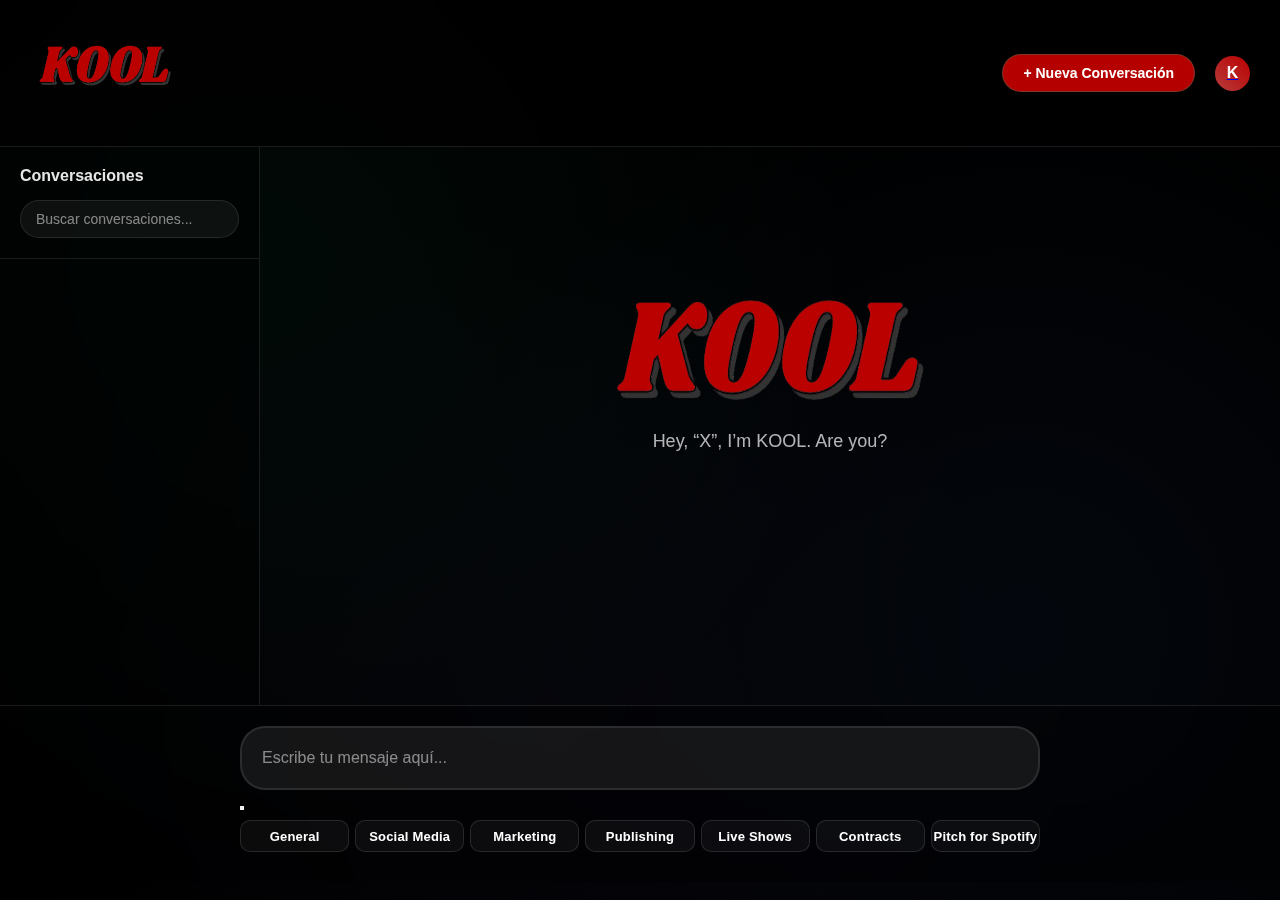
<file: chatPage.html>
<!DOCTYPE html>
<html lang="es">
<head>
    <meta charset="UTF-8">
    <meta name="viewport" content="width=device-width, initial-scale=1.0">
    <title>KOOL - AI Assistant</title>
    <link rel="icon" href="img/KOOL - sin fondo.png" type="image/x-icon">
    <link rel="stylesheet" href="css/chatPage.css">
    </head>
<body>
    <!-- Header -->
    <header class="header">
        <div class="logo-section">
            <a href="index.html"><div class="brand-name"><img src="img/KOOL - sin fondo.png" width="150" height="100" alt="" ></div></a>
        </div>
        <div class="header-controls">
            <button class="new-chat-btn" onclick="startNewChat()">+ Nueva Conversación</button>
            <a href="dashboard.html"><div class="user-avatar">K</div></a>
        </div>
    </header>

    <!-- Main Container -->
    <div class="main-container">
        <!-- Sidebar -->
        <aside class="sidebar" id="sidebar">
            <div class="sidebar-header">
                <h3 class="sidebar-title">Conversaciones</h3>
                <input type="text" class="search-box" placeholder="Buscar conversaciones...">
            </div>
            <div class="chat-history">
                <div class="chat-item active" onclick="loadChat(1)">
                    <div class="chat-time">Hoy</div>
                    <div class="chat-title">Ayudame con mi pitch de Spotify</div>
                    <div class="chat-preview">¿Podrías explicarme qué es la inteligencia artificial?</div>
                </div>
                <div class="chat-item" onclick="loadChat(2)">
                    <div class="chat-time">Ayer</div>
                    <div class="chat-title">¿Cuanto deberia cobrar mi entrada?</div>
                    <div class="chat-preview">Necesito ideas para una cena italiana auténtica...</div>
                </div>
                <div class="chat-item" onclick="loadChat(3)">
                    <div class="chat-time">2 días</div>
                    <div class="chat-title">Que opinas de este contrato?</div>
                    <div class="chat-preview">¿Cuáles son las mejores prácticas en JavaScript?</div>
                </div>
                <div class="chat-item" onclick="loadChat(4)">
                    <div class="chat-time">1 semana</div>
                    <div class="chat-title">Planifica mi campaña en redes sociales</div>
                    <div class="chat-preview">Ayúdame a planificar un viaje a Japón por 2 semanas</div>
                </div>
                <div class="chat-item" onclick="loadChat(5)">
                    <div class="chat-time">1 semana</div>
                    <div class="chat-title">Análisis de marketing</div>
                    <div class="chat-preview">¿Puedes analizar las tendencias del mercado crypto?</div>
                </div>
            </div>
        </aside>

        <!-- Chat Area -->
        <main class="chat-area">
            <!-- Welcome Screen -->
            <div class="welcome-screen" id="welcomeScreen">
                <div class="welcome-logo"><img src="img/KOOL - sin fondo.png" width="350" height="250" alt=""></div>
                <!--<h1 class="welcome-title">¿En qué puedo ayudarte?</h1>-->
                 <p class="welcome-subtitle">
                   Hey, “X”, I’m KOOL. Are you?

                </p>
            </div>

            <!-- Chat Messages -->
            <div class="chat-messages" id="chatMessages" style="display: none;">
                <!-- Messages will be dynamically added here -->
            </div>

            <!-- Typing Indicator -->
            <div class="typing-indicator" id="typingIndicator">
                <div class="message-avatar" style="background: linear-gradient(135deg, #b63c3c, #b50000);">🤖</div>
                <div class="typing-dots">
                    <div class="typing-dot"></div>
                    <div class="typing-dot"></div>
                    <div class="typing-dot"></div>
                </div>
            </div>
        </main>
    </div>

    <!-- Input Area -->
    <div class="input-area">
        <div class="input-container">
            <textarea 
                class="message-input" 
                id="messageInput" 
                placeholder="Escribe tu mensaje aquí..."
                rows="1"
                onkeydown="handleKeyPress(event)"
                oninput="autoResize(this)"
            ></textarea>
            <button class="send-button" id="sendButton" onclick="sendMessage()"></button>
            
            <div class="quick-options input-container" id="quick-options" aria-label="Opciones rápidas (1–6)">
            <button class="option-pill" type="button" data-value="1" aria-pressed="false">General</button>
            <button class="option-pill" type="button" data-value="2" aria-pressed="false">Social Media</button>
            <button class="option-pill" type="button" data-value="3" aria-pressed="false">Marketing</button>
            <button class="option-pill" type="button" data-value="4" aria-pressed="false">Publishing</button>
            <button class="option-pill" type="button" data-value="5" aria-pressed="false">Live Shows</button>
            <button class="option-pill" type="button" data-value="6" aria-pressed="false">Contracts</button>
            <button class="option-pill" type="button" data-value="7" aria-pressed="false">Pitch for Spotify</button>
        </div>
        </div>
         
    </div>
   
<br>
    <script src="js/chatPage.js"></script>
    </body>
</html>
</file>
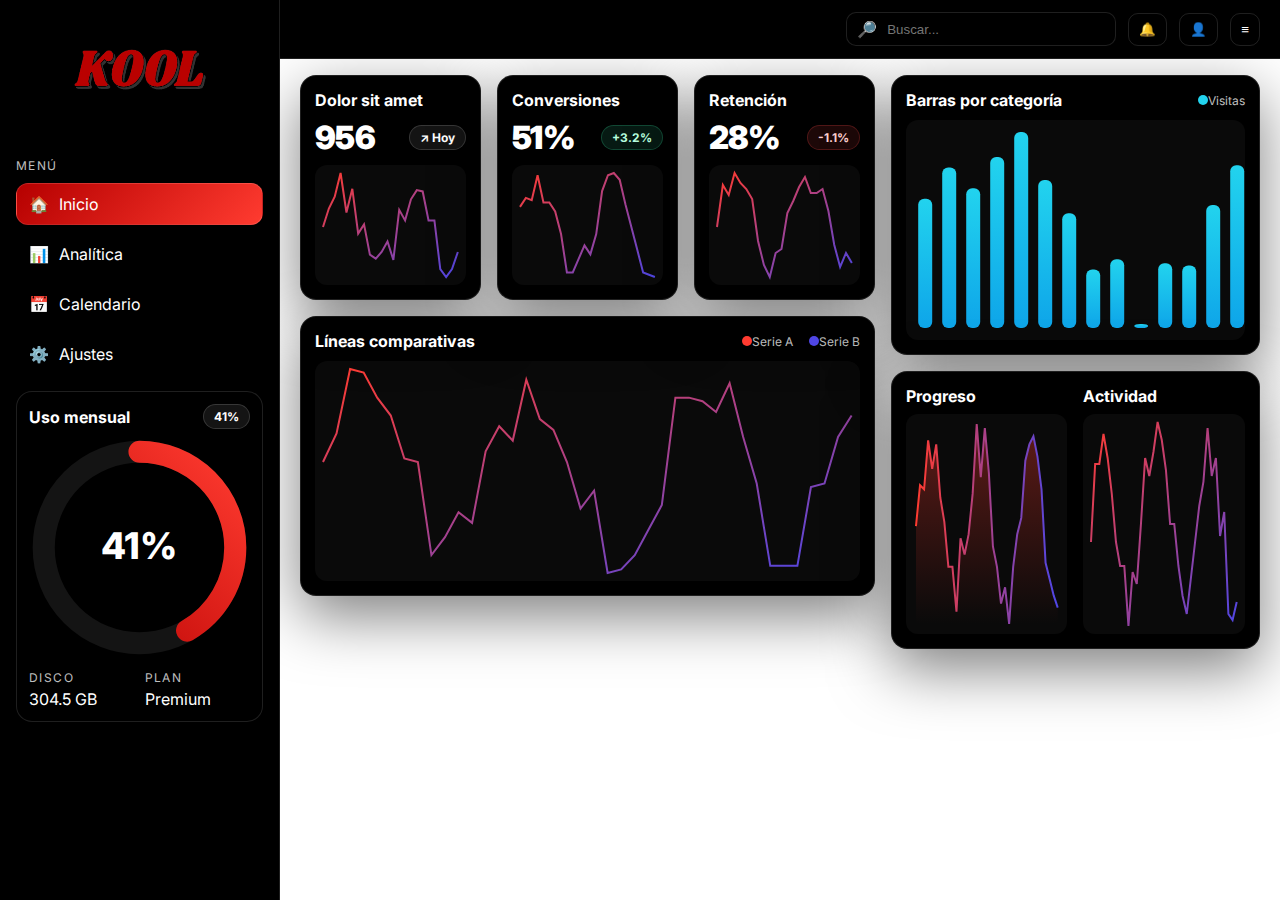
<file: dashboard.html>
<!DOCTYPE html>
<html lang="es">
<head>
  <meta charset="UTF-8" />
  <meta name="viewport" content="width=device-width, initial-scale=1" />
   <link rel="icon" href="img/KOOL - sin fondo.png" type="image/x-icon">
  <title>Dashboard</title>
  <link rel="icon" href="img/KOOL - sin fondo.png" type="image/x-icon">
  <link rel="preconnect" href="https://fonts.googleapis.com">
  <link rel="preconnect" href="https://fonts.gstatic.com" crossorigin>
  <link href="https://fonts.googleapis.com/css2?family=Inter:wght@400;600;800&display=swap" rel="stylesheet">
  <link rel="stylesheet" href="/css/dashboard.css">
 
</head>
<body>
  <!-- SIDEBAR -->
  <aside class="sidebar">
    <div class="">
      <div class="logo"><img src="/img/KOOL - sin fondo.png" width="150" height="100" alt=""></div>
    </div>

    <br>
    <div class="side-section-title">Menú</div>
    <nav class="nav">
      <a href="#" class="active">🏠 <span>Inicio</span></a>
      <a href="#">📊 <span>Analítica</span></a>
      <a href="#">📅 <span>Calendario</span></a>
      <a href="#">⚙️ <span>Ajustes</span></a>
    </nav>

    <div class="stat-mini">
      <div style="display:flex; align-items:center; justify-content:space-between;">
        <strong>Uso mensual</strong>
        <span class="pill" id="mini-usage">0%</span>
      </div>
      <svg class="progress-ring" viewBox="0 0 120 120">
        <defs>
          <linearGradient id="grad1" x1="0" y1="0" x2="1" y2="1">
            <stop offset="0%" stop-color="var(--accent)" />
            <stop offset="100%" stop-color="var(--accent-2)" />
          </linearGradient>
        </defs>
        <circle class="bg" cx="60" cy="60" r="52" fill="none" stroke-width="12" />
        <circle class="fg" id="ringFg" cx="60" cy="60" r="52" fill="none" stroke-width="12" stroke-linecap="round" stroke-dasharray="326" stroke-dashoffset="326" />
        <text x="60" y="66" text-anchor="middle" fill="white" font-size="20" font-weight="800" id="ringLabel">0%</text>
      </svg>
      <div style="display:grid; grid-template-columns:1fr 1fr; gap:10px;">
        <div>
          <div class="side-section-title" style="margin:0 0 4px 0;">Disco</div>
          <div>304.5 GB</div>
        </div>
        <div>
          <div class="side-section-title" style="margin:0 0 4px 0;">Plan</div>
          <div>Premium</div>
        </div>
      </div>
    </div>
  </aside>

  <!-- HEADER -->
  <header class="header">
    <div class="tabs">
    </div>
    <div class="search">
      🔎
      <input placeholder="Buscar..." />
    </div>
    <button class="icon-btn" title="Notificaciones">🔔</button>
    <button class="icon-btn" title="Usuario">👤</button>
    <button class="icon-btn" title="Menú">≡</button>
  </header>

  <!-- MAIN -->
  <main>
    <section class="left">
      <div class="cards">
        <div class="card">
          <h4>Dolor sit amet</h4>
          <div class="metric">
            <div class="value" id="m1">0</div>
            <span class="pill">↗ Hoy</span>
          </div>
          <div class="chart" id="spark1"></div>
        </div>
        <div class="card">
          <h4>Conversiones</h4>
          <div class="metric">
            <div class="value"><span id="p1">51</span>%</div>
            <span class="pill" style="background:rgba(52,211,153,.12); border-color:rgba(52,211,153,.25); color:#b7ffdf;">+3.2%</span>
          </div>
          <div class="chart" id="spark2"></div>
        </div>
        <div class="card">
          <h4>Retención</h4>
          <div class="metric">
            <div class="value"><span id="p2">28</span>%</div>
            <span class="pill" style="background:rgba(239,68,68,.12); border-color:rgba(239,68,68,.25); color:#ffd0d0;">-1.1%</span>
          </div>
          <div class="chart" id="spark3"></div>
        </div>
      </div>

      <div class="panel" style="margin-top:16px;">
        <div style="display:flex; align-items:center; justify-content:space-between; margin-bottom:10px;">
          <strong>Líneas comparativas</strong>
          <div class="legend">
            <span><span class="dot a"></span>Serie A</span>
            <span><span class="dot b"></span>Serie B</span>
          </div>
        </div>
        <div class="chart" id="lineChart"></div>
      </div>
    </section>

    <section class="right" style="display:grid; gap:16px;">
      <div class="panel">
        <div style="display:flex; align-items:center; justify-content:space-between; margin-bottom:10px;">
          <strong>Barras por categoría</strong>
          <div class="legend bar-legend">
            <span><span class="dot a"></span>Visitas</span>
          </div>
        </div>
        <div class="chart" id="barChart"></div>
      </div>

      <div class="panel grid-2">
        <div>
          <strong style="display:block; margin-bottom:8px;">Progreso</strong>
          <div class="chart" id="areaChart"></div>
        </div>
        <div>
          <strong style="display:block; margin-bottom:8px;">Actividad</strong>
          <div class="chart" id="lineSmall"></div>
        </div>
      </div>
    </section>
  </main>

  <script src="/js/dashboard.js"></script>

</body>
</html>
</file>
<file: css/chatPage.css>
* {
            margin: 0;
            padding: 0;
            box-sizing: border-box;
        }

        body {
            font-family: -apple-system, BlinkMacSystemFont, 'Segoe UI', Roboto, sans-serif;
            background: #000;
            color: white;
            overflow-x: hidden;
            height: 100vh;
            display: flex;
            flex-direction: column;
        }

        /* Background pattern */
        body::before {
            content: '';
            position: fixed;
            top: 0;
            left: 0;
            width: 100%;
            height: 100%;
            background: 
                radial-gradient(circle at 20% 30%, rgba(16, 185, 129, 0.05) 0%, transparent 50%),
                radial-gradient(circle at 80% 70%, rgba(59, 130, 246, 0.05) 0%, transparent 50%),
                radial-gradient(circle at 40% 80%, rgba(139, 92, 246, 0.03) 0%, transparent 50%);
            z-index: -1;
        }

        /* Header */
        .header {
            display: flex;
            justify-content: space-between;
            align-items: center;
            padding: 20px 30px;
            background: rgba(0, 0, 0, 0.8);
            backdrop-filter: blur(20px);
            border-bottom: 1px solid rgba(255, 255, 255, 0.1);
            z-index: 100;
        }

        .logo-section {
            display: flex;
            align-items: center;
            gap: 15px;
        }

        .logo {
            width: 40px;
            height: 40px;
            background: linear-gradient(135deg, #930000, #b63c3c);
            border-radius: 8px;
            display: flex;
            align-items: center;
            justify-content: center;
            font-weight: 900;
            font-size: 18px;
            color: white;
        }

        .brand-name {
            font-size: 24px;
            font-weight: 700;
            background: linear-gradient(135deg, #930000, #b63c3c);
            -webkit-background-clip: text;
            -webkit-text-fill-color: transparent;
            background-clip: text;
        }

        .header-controls {
            display: flex;
            align-items: center;
            gap: 20px;
        }

        .new-chat-btn {
            padding: 10px 20px;
            background: #b50000;
            border: 1px solid rgba(16, 185, 129, 0.3);
            border-radius: 25px;
            color: #ffffff;
            text-decoration: none;
            font-size: 14px;
            font-weight: 600;
            transition: all 0.3s ease;
            cursor: pointer;
        }

        .new-chat-btn:hover {
            background: #b63c3c;
            transform: translateY(-1px);
        }

        .user-avatar {
            width: 35px;
            height: 35px;
            background: linear-gradient(45deg, #b63c3c, #bb0000);
            border-radius: 50%;
            display: flex;
            align-items: center;
            justify-content: center;
            font-weight: 600;
            cursor: pointer;
            transition: transform 0.2s ease;
            text-decoration: none;
            color: #ffffff;
        }

        .user-avatar:hover {
            transform: scale(1.05);
        }

        /* Main Layout */
        .main-container {
            display: flex;
            flex: 1;
            overflow: hidden;
        }

        /* Sidebar */
        .sidebar {
            width: 260px;
            background: rgba(0, 0, 0, 0.4);
            backdrop-filter: blur(10px);
            border-right: 1px solid rgba(255, 255, 255, 0.1);
            display: flex;
            flex-direction: column;
            transition: transform 0.3s ease;
        }

        .sidebar-header {
            padding: 20px;
            border-bottom: 1px solid rgba(255, 255, 255, 0.1);
        }

        .sidebar-title {
            font-size: 16px;
            font-weight: 600;
            opacity: 0.9;
            margin-bottom: 15px;
        }

        .search-box {
            width: 100%;
            padding: 10px 15px;
            background: rgba(255, 255, 255, 0.05);
            border: 1px solid rgba(255, 255, 255, 0.1);
            border-radius: 20px;
            color: white;
            font-size: 14px;
            outline: none;
            transition: all 0.3s ease;
        }

        .search-box:focus {
            background: rgba(255, 255, 255, 0.1);
            border-color: rgba(181, 0, 0, 0.1);
        }

        .search-box::placeholder {
            color: rgba(255, 255, 255, 0.5);
        }

        .chat-history {
            flex: 1;
            overflow-y: auto;
            padding: 20px;
        }

        .chat-item {
            padding: 12px 15px;
            margin-bottom: 8px;
            background: rgba(255, 255, 255, 0.03);
            border-radius: 15px;
            cursor: pointer;
            transition: all 0.3s ease;
            border-left: 3px solid transparent;
        }

        .chat-item:hover {
            background: rgba(181, 0, 0, 0.5);
            transform: translateX(5px);
        }

        .chat-item.active {
            background: rgba(181, 0, 0, 0.1);
            border-left-color: #b50000;
        }

        .chat-title {
            font-size: 14px;
            font-weight: 500;
            margin-bottom: 4px;
            white-space: nowrap;
            overflow: hidden;
            text-overflow: ellipsis;
        }

        .chat-preview {
            font-size: 12px;
            opacity: 0.6;
            white-space: nowrap;
            overflow: hidden;
            text-overflow: ellipsis;
        }

        .chat-time {
            font-size: 11px;
            opacity: 0.4;
            float: right;
        }

        /* Chat Area */
        .chat-area {
            flex: 1;
            display: flex;
            flex-direction: column;
            position: relative;
        }

        .chat-messages {
            flex: 1;
            overflow-y: auto;
            padding: 30px;
            display: flex;
            flex-direction: column;
            gap: 25px;
        }

        .message {
            display: flex;
            gap: 15px;
            opacity: 0;
            transform: translateY(20px);
            animation: messageSlideIn 0.5s ease forwards;
        }

        .message.user {
            flex-direction: row-reverse;
        }

        .message-avatar {
            width: 40px;
            height: 40px;
            border-radius: 50%;
            display: flex;
            align-items: center;
            justify-content: center;
            font-weight: 600;
            font-size: 16px;
            flex-shrink: 0;
        }

        .message.user .message-avatar {
            background: linear-gradient(45deg, #930000, #bb0000);
        }

        .message.assistant .message-avatar {
            background: linear-gradient(135deg, #b50000, #b63c3c);
        }

        .message-content {
            max-width: 70%;
            padding: 18px 22px;
            border-radius: 20px;
            backdrop-filter: blur(10px);
            position: relative;
            line-height: 1.6;
        }

        .message.user .message-content {
            background: linear-gradient(135deg, rgba(181, 0, 0, 0.2), rgba(181, 0, 0, 1));
            border: 1px solid #b50000;
            border-radius: 20px 20px 5px 20px;
        }

        .message.assistant .message-content {
            background: #b63c3c;
            border: 1px solid #930000;
            border-radius: 20px 20px 20px 5px;
        }

        .message-content code {
            background: rgba(0, 0, 0, 0.3);
            padding: 2px 6px;
            border-radius: 4px;
            font-family: 'Courier New', monospace;
            font-size: 0.9em;
        }

        .message-content pre {
            background: rgba(0, 0, 0, 0.4);
            padding: 15px;
            border-radius: 8px;
            overflow-x: auto;
            margin: 10px 0;
            border-left: 3px solid #b50000;
        }

        .message-time {
            font-size: 11px;
            opacity: 0.5;
            margin-top: 5px;
        }

        .typing-indicator {
            display: flex;
            align-items: center;
            gap: 15px;
            opacity: 0;
        }

        .typing-indicator.active {
            animation: messageSlideIn 0.5s ease forwards;
        }

        .typing-dots {
            display: flex;
            gap: 4px;
            padding: 15px 20px;
            background: rgba(255, 255, 255, 0.05);
            border-radius: 20px 20px 20px 5px;
            backdrop-filter: blur(10px);
        }

        .typing-dot {
            width: 8px;
            height: 8px;
            background: #b50000;
            border-radius: 50%;
            animation: typingPulse 1.5s infinite;
        }

        .typing-dot:nth-child(2) { animation-delay: 0.2s; }
        .typing-dot:nth-child(3) { animation-delay: 0.4s; }

        /* Input Area */
        .input-area {
            padding: 20px 30px 30px;
            background: rgba(0, 0, 0, 0.3);
            backdrop-filter: blur(20px);
            border-top: 1px solid rgba(255, 255, 255, 0.1);
        }

        .input-container {
            position: relative;
            max-width: 800px;
            margin: 0 auto;
        }

        .message-input {
            width: 100%;
            padding: 18px 60px 18px 20px;
            background: rgba(255, 255, 255, 0.08);
            border: 2px solid rgba(255, 255, 255, 0.1);
            border-radius: 25px;
            color: white;
            font-size: 16px;
            outline: none;
            resize: none;
            min-height: 56px;
            max-height: 150px;
            font-family: inherit;
            line-height: 1.5;
            backdrop-filter: blur(10px);
            transition: all 0.3s ease;
        }

        .message-input:focus {
            background: rgba(255, 255, 255, 0.12);
            border-color: rgba(181, 0, 0, 0.5);
            box-shadow: 0 0 20px rgba(16, 185, 129, 0.1);
        }

        .message-input::placeholder {
            color: rgba(255, 255, 255, 0.5);
        }

       /* .send-button {
            position: absolute;
            right: 8px;
            bottom: 8px;
            width: 40px;
            height: 40px;
            background: linear-gradient(135deg, #b63c3c, #b50000);
            border: none;
            border-radius: 50%;
            color: white;
            cursor: pointer;
            display: flex;
            align-items: center;
            justify-content: center;
            transition: all 0.3s ease;
            font-size: 16px;
        }

        .send-button:hover {
            transform: scale(1.05);
            box-shadow: 0 5px 20px rgba(16, 185, 129, 0.3);
        }

        .send-button:disabled {
            opacity: 0.5;
            cursor: not-allowed;
            transform: none;
            box-shadow: none;
        }*/

        /* Welcome Screen */
        .welcome-screen {
            display: flex;
            flex-direction: column;
            align-items: center;
            justify-content: center;
            height: 100%;
            padding: 40px;
            text-align: center;
        }

        .welcome-logo {
            width: 80px;
            height: 80px;
            border-radius: 20px;
            display: flex;
            align-items: center;
            justify-content: center;
            font-size: 36px;
            margin-bottom: 30px;
            animation: logoFloat 6s ease-in-out infinite;
        }

        .welcome-title {
            font-size: 48px;
            font-weight: 700;
            margin-bottom: 20px;
            background: linear-gradient(135deg, #b63c3c, #bb0000, #b50000);
            -webkit-background-clip: text;
            -webkit-text-fill-color: transparent;
            background-clip: text;
        }

        .welcome-subtitle {
            font-size: 18px;
            opacity: 0.7;
            margin-bottom: 40px;
            max-width: 600px;
        }

        .suggestions-grid {
            display: grid;
            grid-template-columns: repeat(auto-fit, minmax(280px, 1fr));
            gap: 20px;
            max-width: 800px;
            margin-bottom: 30px;
        }

        .suggestion-card {
            padding: 20px;
            background: rgba(255, 255, 255, 0.05);
            border: 1px solid rgba(255, 255, 255, 0.1);
            border-radius: 15px;
            backdrop-filter: blur(10px);
            cursor: pointer;
            transition: all 0.3s ease;
            text-align: left;
        }

        .suggestion-card:hover {
            background: rgba(255, 255, 255, 0.08);
            transform: translateY(-2px);
            border-color: rgba(181, 0, 0, 0.3);
        }

        .suggestion-icon {
            font-size: 24px;
            margin-bottom: 10px;
            display: block;
        }

        .suggestion-title {
            font-size: 16px;
            font-weight: 600;
            margin-bottom: 8px;
            color: #b50000;
        }

        .suggestion-text {
            font-size: 14px;
            opacity: 0.8;
            line-height: 1.4;
        }

        /* Mobile Responsive */
        @media (max-width: 768px) {
            .sidebar {
                position: fixed;
                left: -260px;
                height: 100%;
                z-index: 1000;
            }

            .sidebar.open {
                transform: translateX(260px);
            }

            .header {
                padding: 15px 20px;
            }

            .chat-messages {
                padding: 20px 15px;
            }

            .message-content {
                max-width: 85%;
            }

            .input-area {
                padding: 15px 15px 20px;
            }

            .suggestions-grid {
                grid-template-columns: 1fr;
                gap: 15px;
            }

            .welcome-title {
                font-size: 36px;
            }
        }

        /* Animations */
        @keyframes messageSlideIn {
            to {
                opacity: 1;
                transform: translateY(0);
            }
        }

        @keyframes typingPulse {
            0%, 60%, 100% {
                transform: scale(1);
                opacity: 0.5;
            }
            30% {
                transform: scale(1.2);
                opacity: 1;
            }
        }

        @keyframes logoFloat {
            0%, 100% { transform: translateY(0px) rotate(0deg); }
            50% { transform: translateY(-10px) rotate(2deg); }
        }

        /* Scrollbar Styling 
        ::-webkit-scrollbar {
            width: 6px;
        }

        ::-webkit-scrollbar-track {
            background: rgba(255, 255, 255, 0.1);
        }

        /*::-webkit-scrollbar-thumb {
            background: rgba(181, 0, 0, 0.3);
            border-radius: 3px;
        }*/

       /* ::-webkit-scrollbar-thumb:hover {
            background: rgba(16, 185, 129, 0.5);
        }*/

        /* ===== Barra de selectores 1–6 (estilo compacto horizontal, 100% ancho) ===== */
.quick-options {
  display: flex;
  align-items: stretch;
  width: 100%;
  gap: 6px;
  margin-top: 8px;
  user-select: none;
}

.option-pill {
  appearance: none;
  flex: 1 1 0%;
  min-width: 0;
  height: 32px;               /* pequeño */
  border-radius: 10px;
  border: 1px solid rgba(255,255,255,0.12);
  background: rgba(255,255,255,0.04);
  color: #fff;
  font-size: 13px;
  font-weight: 700;
  letter-spacing: .2px;
  display: inline-flex;
  align-items: center;
  justify-content: center;
  cursor: pointer;
  outline: none;
  transition: border-color .18s ease, box-shadow .18s ease, background .18s ease, transform .02s ease, opacity .18s ease;
}

.option-pill:hover:not(:disabled) {
  box-shadow: 0 0 0 4px #000;
  background-color: rgba(255, 255, 255, 0.3);;
}

.option-pill:active:not(:disabled) {
  transform: translateY(1px);
}

.option-pill.is-selected,
.option-pill[aria-pressed="true"] {
  background: #b63c3c;
  border-color: #b50000;
}

.option-pill:disabled {
  opacity: 0.45;
  cursor: not-allowed;
}

/* Compacto aún en móviles */
@media (max-width: 420px) {
  .option-pill { height: 30px; font-size: 12px; border-radius: 9px; }
}
</file>
<file: css/dashboard.css>
/* ======= KOOL UI — Tokens (mismo look & feel) ======= */
:root{
  --bg:#000;
  --panel:#0000;
  --glass:#000000;
  --glass-2:rgba(255,255,255,.08);
  --border:rgba(255,255,255,.12);
  --text:#fff;
  --muted:rgba(255,255,255,.75);
  --accent:#b50000;     /* color marca */
  --accent-2:#ff3b30;   /* hover / gradiente */
  --ok:#34d399; --warn:#f59e0b; --bad:#ef4444;
  --radius:16px; --r-sm:12px;
  --shadow:0 20px 60px rgba(0,0,0,.5);
}

*{box-sizing:border-box}
html,body{height:100%}
body{
  margin:0;
  font-family:Inter,system-ui,Segoe UI,Roboto,Arial,sans-serif;
  color:var(--text); background:var(--bg);
  -webkit-font-smoothing:antialiased; -moz-osx-font-smoothing:grayscale;
  background:
    radial-gradient(circle at 20% 30%, rgba(255,255,255,.03) 0%, transparent 50%),
    radial-gradient(circle at 80% 70%, rgba(255,255,255,.02) 0%, transparent 50%),
    radial-gradient(circle at 40% 80%, rgba(255,255,255,.01) 0%, transparent 50%);
}

/* ======= Layout ======= */
.sidebar{
  position:fixed; inset:0 auto 0 0; width:280px;
  border-right:1px solid var(--border);
  background:rgb(0, 0, 0); backdrop-filter: blur(14px);
  padding:16px; overflow:auto;
}
.header{
  position:sticky; top:0; z-index:5;
  display:grid; grid-template-columns:1fr auto auto auto auto;
  gap:12px; align-items:center;
  padding:12px 20px;
  margin-left:280px;
  background:rgb(0, 0, 0); backdrop-filter: blur(10px);
  border-bottom:1px solid var(--border);
}
main{
  margin-left:280px;
  padding:16px 20px 28px;
  display:grid; grid-template-columns: 1.4fr .9fr; gap:16px;
}

/* ======= Sidebar ======= */
.logo{display:flex; align-items:center; justify-content:center; padding:8px 0}
.side-section-title{
  color:var(--muted); font-size:12px; letter-spacing:.12em; text-transform:uppercase;
  margin:6px 0 10px;
}
.nav{display:flex; flex-direction:column; gap:8px; margin-bottom:16px}
.nav a{
  display:flex; align-items:center; gap:10px;
  color:#ffffff; text-decoration:none; padding:10px 12px; border-radius:12px;
  background:transparent; border:1px solid transparent; transition:.2s;
}
.nav a:hover{background:var(--glass)}
.nav a.active{background:linear-gradient(135deg,var(--accent),var(--accent-2)); border-color:var(--border)}

.stat-mini{
  margin-top:10px;
  padding:12px; border:1px solid var(--border); border-radius:var(--radius);
  background:var(--glass); box-shadow:var(--shadow);
}
.pill{
  display:inline-block; padding:4px 10px; border-radius:999px; font-weight:700; font-size:12px;
  background:rgba(255,255,255,.08); border:1px solid rgba(255,255,255,.15); color:#fff;
}

/* Progress ring */
.progress-ring{width:100%; height:auto; margin:8px 0}
.progress-ring .bg{stroke:rgba(255,255,255,.08)}
.progress-ring .fg{stroke:url(#grad1); transform:rotate(-90deg); transform-origin:50% 50%}

/* ======= Header ======= */
.tabs{display:flex; gap:8px; align-items:center}
.tab{
  padding:8px 12px; border-radius:10px; border:1px solid var(--border);
  color:#fff; background:transparent; cursor:pointer; font-weight:700; transition:.2s;
}
.tab:hover{border-color:#fff}
.tab.active{background:var(--glass-2)}

.search{
  display:flex; align-items:center; gap:8px;
  border:1px solid var(--border); border-radius:10px; padding:6px 10px;
  background:var(--glass);
}
.search input{background:transparent; border:none; outline:none; color:#fff; width:220px}
.icon-btn{
  border:1px solid var(--border); background:transparent; color:#fff;
  border-radius:10px; padding:8px 10px; cursor:pointer; transition:.2s;
}
.icon-btn:hover{border-color:#fff; box-shadow:0 0 0 1px var(--accent-2) inset}

/* ======= Cards & Panels ======= */
.cards{
  display:grid; grid-template-columns: repeat(3, minmax(0,1fr)); gap:16px;
}
.card, .panel{
  border:1px solid var(--border); border-radius:var(--radius);
  background:var(--glass); box-shadow:var(--shadow); padding:14px;
}
.card h4{margin:0 0 8px}
.metric{display:flex; align-items:center; justify-content:space-between; margin:6px 0 8px}
.value{font-weight:900; font-size:32px; letter-spacing:-.02em}
.chart{height:120px; border-radius:12px; background:rgba(255,255,255,.04); overflow:hidden}
.panel .chart{height:220px}
.grid-2{display:grid; grid-template-columns:1fr 1fr; gap:16px}

.legend{display:flex; align-items:center; gap:16px; color:var(--muted); font-size:12px}
.legend .dot{display:inline-block; width:10px; height:10px; border-radius:50%}
.legend .dot.a{background:var(--accent-2)}
.legend .dot.b{background:#4f46e5}
.bar-legend .dot.a{background:#22d3ee}

/* ======= Responsivo ======= */
@media (max-width:1200px){
  main{grid-template-columns:1fr}
  .cards{grid-template-columns: repeat(2, minmax(0,1fr))}
}
@media (max-width:900px){
  .sidebar{position:fixed; left:-280px; transition:left .3s ease}
  .sidebar.open{left:0; box-shadow:30px 0 60px rgba(0,0,0,.6)}
  .header, main{margin-left:0}
  .cards{grid-template-columns:1fr}
  .search input{width:140px}
}

/* ======= Micro‑interacciones ======= */
a, .icon-btn, .tab{transition: border-color .2s ease, background .2s ease, color .2s ease}
</file>
